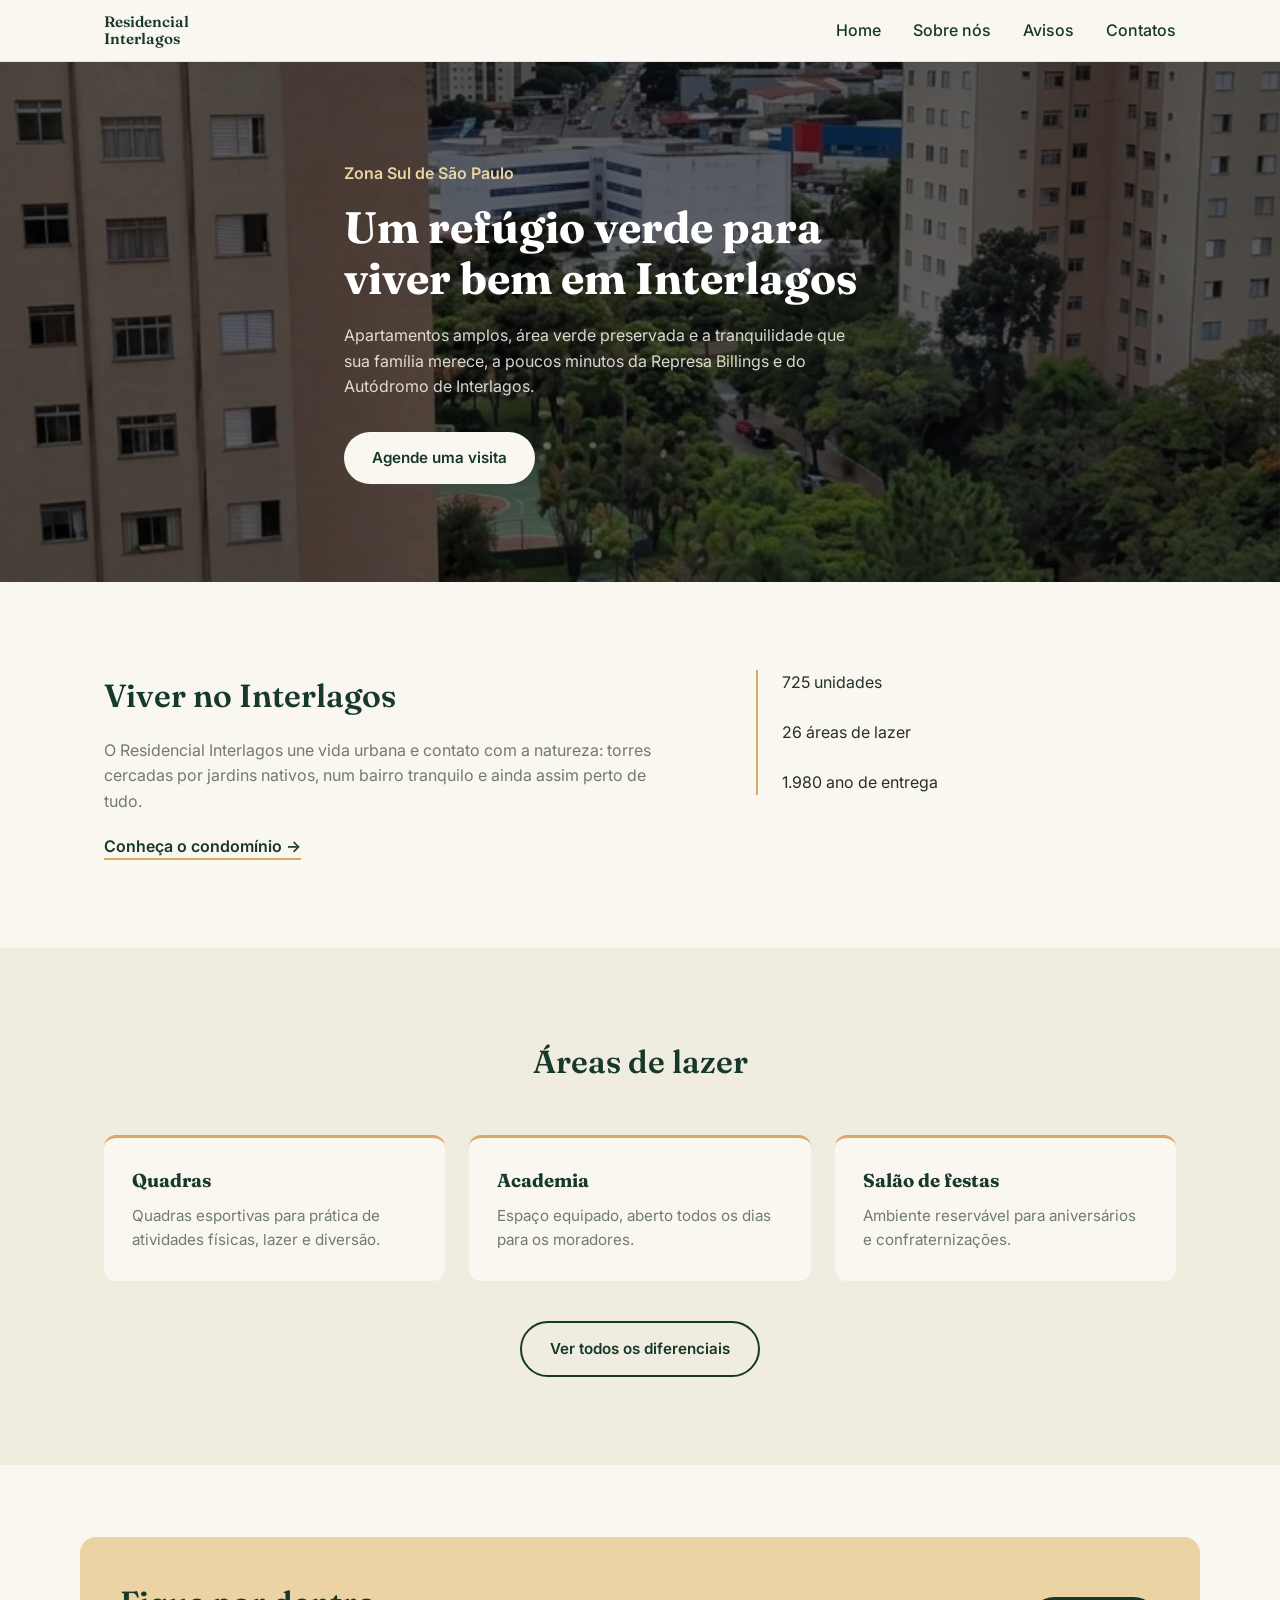
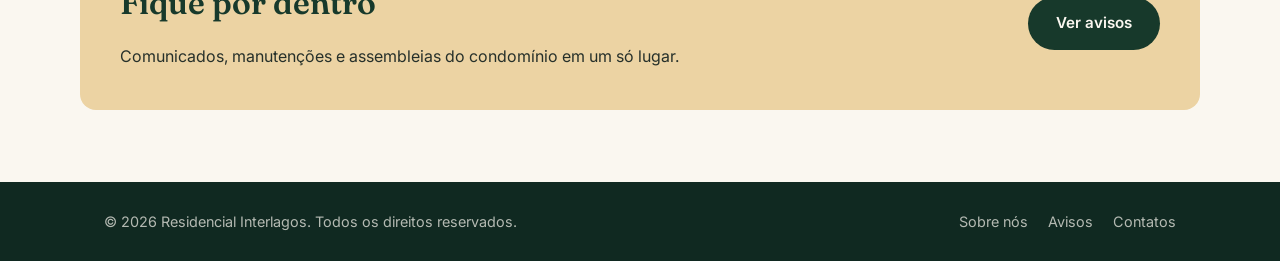
<file: index.html>
<!DOCTYPE html>
<html lang="pt-BR">

<head>
  <meta charset="UTF-8">
  <meta name="viewport" content="width=device-width, initial-scale=1.0">
  <title>Residencial Interlagos</title>
  <link rel="preconnect" href="https://fonts.googleapis.com">
  <link
    href="https://fonts.googleapis.com/css2?family=Fraunces:opsz,wght@9..144,500;9..144,600&family=Inter:wght@400;500;600&display=swap"
    rel="stylesheet">
  <link rel="stylesheet" href="css/base.css">
  <link rel="stylesheet" href="css/home.css">
</head>

<body>
  <!-- ===================== CABEÇALHO ===================== -->
  <header class="cabecalho">
    <div class="container cabecalho__conteudo">
      <a href="index.html" class="cabecalho__logo">
        <span>Residencial<br>Interlagos</span>
      </a>
      <button class="menu-botao" id="botaoMenu" aria-label="Abrir menu">
        <span></span>
        <span></span>
        <span></span>
      </button>
      <nav class="menu-navegacao" id="menuNavegacao">
        <a href="index.html" class="menu-navegacao__link--ativo">Home</a>
        <a href="sobre.html">Sobre nós</a>
        <a href="avisos.html">Avisos</a>
        <a href="contato.html">Contatos</a>
      </nav>
    </div>
  </header>
  <!-- ===================== HERO ===================== -->
  <section class="secao-hero">
    <div class="container secao-hero__conteudo">
      <p class="hero-eyebrow">Zona Sul de São Paulo</p>
      <h1 class="hero-titulo">Um refúgio verde para viver bem em Interlagos</h1>
      <p class="hero-texto">
        Apartamentos amplos, área verde preservada e a tranquilidade que sua família merece,
        a poucos minutos da Represa Billings e do Autódromo de Interlagos.
      </p>
      <a href="contato.html" class="botao botao--claro">Agende uma visita</a>
    </div>
  </section>
  <!-- ===================== RESUMO SOBRE ===================== -->
  <section class="resumo">
    <div class="container resumo__grade">
      <div class="resumo__texto">
        <h2 class="titulo-secao">Viver no Interlagos</h2>
        <p>
          O Residencial Interlagos une vida urbana e contato com a natureza:
          torres cercadas por jardins nativos, num bairro tranquilo e ainda assim perto de tudo.
        </p>
        <a href="sobre.html" class="link-saiba-mais">Conheça o condomínio →</a>
      </div>
      <ul class="resumo__numeros">
        <li>
          <span class="numero">725</span>
          <span class="numero-legenda">unidades</span>
        </li>
        <li>
          <span class="numero">26</span>
          <span class="numero-legenda">áreas de lazer</span>
        </li>
        <li>
          <span class="numero">1.980</span>
          <span class="numero-legenda">ano de entrega</span>
        </li>
      </ul>
    </div>
  </section>
  <!-- ===================== DESTAQUES DE LAZER ===================== -->
  <section class="destaques">
    <div class="container">
      <h2 class="titulo-secao titulo-secao--centro">Áreas de lazer</h2>
      <div class="grade-diferenciais">
        <article class="cartao-diferencial">
          <h3>Quadras</h3>
          <p>Quadras esportivas para prática de atividades físicas, lazer e diversão.</p>
        </article>
        <article class="cartao-diferencial">
          <h3>Academia</h3>
          <p>Espaço equipado, aberto todos os dias para os moradores.</p>
        </article>
        <article class="cartao-diferencial">
          <h3>Salão de festas</h3>
          <p>Ambiente reservável para aniversários e confraternizações.</p>
        </article>
      </div>
      <div class="destaques__rodape">
        <a href="sobre.html" class="botao botao--contorno">Ver todos os diferenciais</a>
      </div>
    </div>
  </section>
  <!-- ===================== CHAMADA PARA AVISOS ===================== -->
  <section class="chamada-avisos">
    <div class="container chamada-avisos__conteudo">
      <div>
        <h2 class="titulo-secao">Fique por dentro</h2>
        <p>Comunicados, manutenções e assembleias do condomínio em um só lugar.</p>
      </div>
      <a href="avisos.html" class="botao botao--escuro">Ver avisos</a>
    </div>
  </section>
  <!-- ===================== RODAPÉ ===================== -->
  <footer class="rodape">
    <div class="container rodape__conteudo">
      <p>&copy; 2026 Residencial Interlagos. Todos os direitos reservados.</p>
      <nav class="rodape__links">
        <a href="sobre.html">Sobre nós</a>
        <a href="avisos.html">Avisos</a>
        <a href="contato.html">Contatos</a>
      </nav>
    </div>
  </footer>
  <script src="js/menu.js"></script>
</body>

</html>
</file>
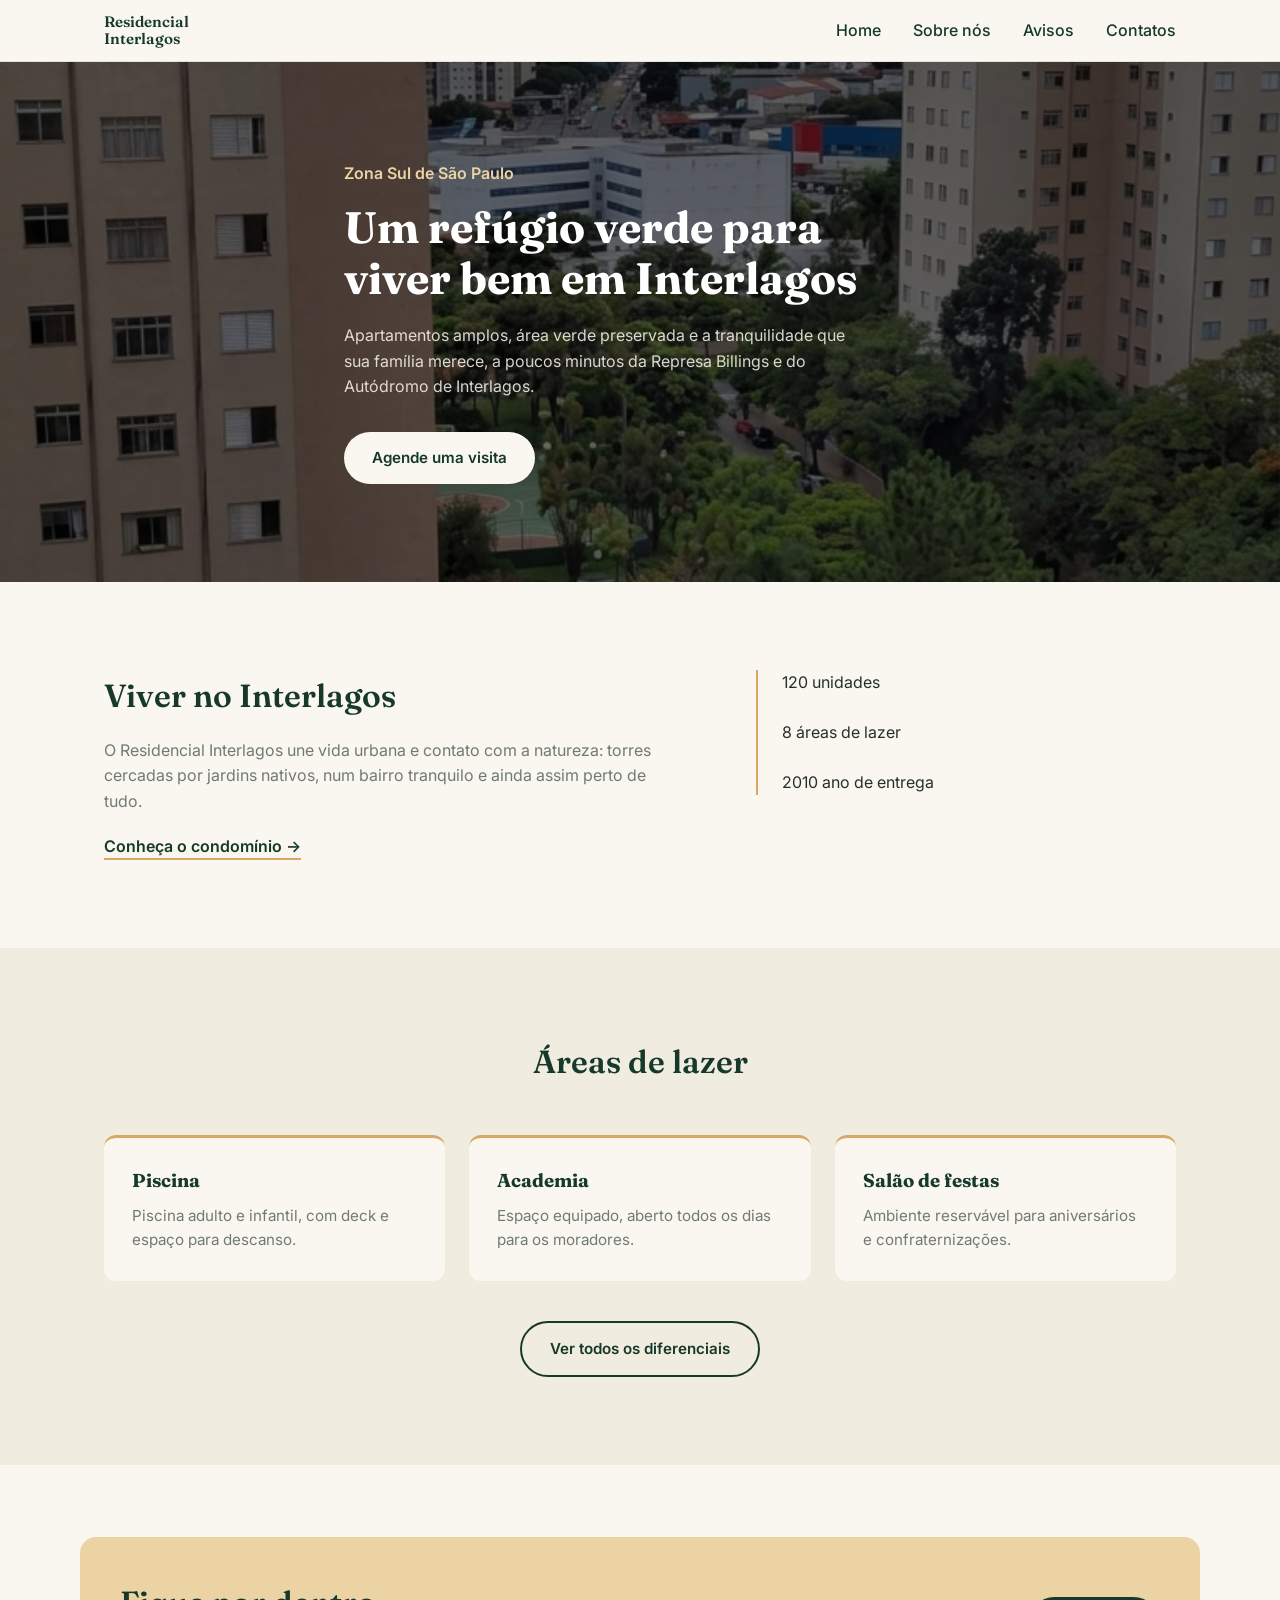
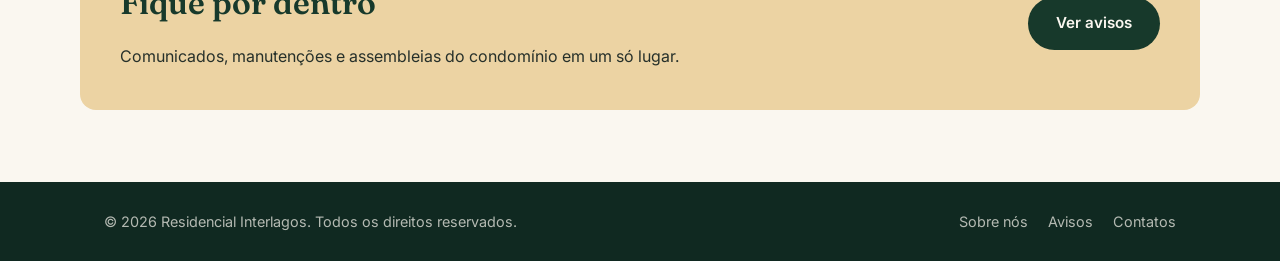
<file: index/index.html>
<!DOCTYPE html>
<html lang="pt-BR">

<head>
  <meta charset="UTF-8">
  <meta name="viewport" content="width=device-width, initial-scale=1.0">
  <title>Residencial Interlagos</title>
  <link rel="preconnect" href="https://fonts.googleapis.com">
  <link
    href="https://fonts.googleapis.com/css2?family=Fraunces:opsz,wght@9..144,500;9..144,600&family=Inter:wght@400;500;600&display=swap"
    rel="stylesheet">
  <link rel="stylesheet" href="../css/base.css">
  <link rel="stylesheet" href="../css/home.css">
</head>

<body>
  <!-- ===================== CABEÇALHO ===================== -->
  <header class="cabecalho">
    <div class="container cabecalho__conteudo">
      <a href="index.html" class="cabecalho__logo">
        <span>Residencial<br>Interlagos</span>
      </a>
      <button class="menu-botao" id="botaoMenu" aria-label="Abrir menu">
        <span></span>
        <span></span>
        <span></span>
      </button>
      <nav class="menu-navegacao" id="menuNavegacao">
        <a href="index.html" class="menu-navegacao__link--ativo">Home</a>
        <a href="sobre.html">Sobre nós</a>
        <a href="avisos.html">Avisos</a>
        <a href="contato.html">Contatos</a>
      </nav>
    </div>
  </header>
  <!-- ===================== HERO ===================== -->
  <section class="secao-hero">
    <div class="container secao-hero__conteudo">
      <p class="hero-eyebrow">Zona Sul de São Paulo</p>
      <h1 class="hero-titulo">Um refúgio verde para viver bem em Interlagos</h1>
      <p class="hero-texto">
        Apartamentos amplos, área verde preservada e a tranquilidade que sua família merece,
        a poucos minutos da Represa Billings e do Autódromo de Interlagos.
      </p>
      <a href="contato.html" class="botao botao--claro">Agende uma visita</a>
    </div>
  </section>
  <!-- ===================== RESUMO SOBRE ===================== -->
  <section class="resumo">
    <div class="container resumo__grade">
      <div class="resumo__texto">
        <h2 class="titulo-secao">Viver no Interlagos</h2>
        <p>
          O Residencial Interlagos une vida urbana e contato com a natureza:
          torres cercadas por jardins nativos, num bairro tranquilo e ainda assim perto de tudo.
        </p>
        <a href="sobre.html" class="link-saiba-mais">Conheça o condomínio →</a>
      </div>
      <ul class="resumo__numeros">
        <li>
          <span class="numero">120</span>
          <span class="numero-legenda">unidades</span>
        </li>
        <li>
          <span class="numero">8</span>
          <span class="numero-legenda">áreas de lazer</span>
        </li>
        <li>
          <span class="numero">2010</span>
          <span class="numero-legenda">ano de entrega</span>
        </li>
      </ul>
    </div>
  </section>
  <!-- ===================== DESTAQUES DE LAZER ===================== -->
  <section class="destaques">
    <div class="container">
      <h2 class="titulo-secao titulo-secao--centro">Áreas de lazer</h2>
      <div class="grade-diferenciais">
        <article class="cartao-diferencial">
          <h3>Piscina</h3>
          <p>Piscina adulto e infantil, com deck e espaço para descanso.</p>
        </article>
        <article class="cartao-diferencial">
          <h3>Academia</h3>
          <p>Espaço equipado, aberto todos os dias para os moradores.</p>
        </article>
        <article class="cartao-diferencial">
          <h3>Salão de festas</h3>
          <p>Ambiente reservável para aniversários e confraternizações.</p>
        </article>
      </div>
      <div class="destaques__rodape">
        <a href="sobre.html" class="botao botao--contorno">Ver todos os diferenciais</a>
      </div>
    </div>
  </section>
  <!-- ===================== CHAMADA PARA AVISOS ===================== -->
  <section class="chamada-avisos">
    <div class="container chamada-avisos__conteudo">
      <div>
        <h2 class="titulo-secao">Fique por dentro</h2>
        <p>Comunicados, manutenções e assembleias do condomínio em um só lugar.</p>
      </div>
      <a href="avisos.html" class="botao botao--escuro">Ver avisos</a>
    </div>
  </section>
  <!-- ===================== RODAPÉ ===================== -->
  <footer class="rodape">
    <div class="container rodape__conteudo">
      <p>&copy; 2026 Residencial Interlagos. Todos os direitos reservados.</p>
      <nav class="rodape__links">
        <a href="sobre.html">Sobre nós</a>
        <a href="avisos.html">Avisos</a>
        <a href="contato.html">Contatos</a>
      </nav>
    </div>
  </footer>
  <script src="../js/menu.js"></script>
</body>

</html>
</file>
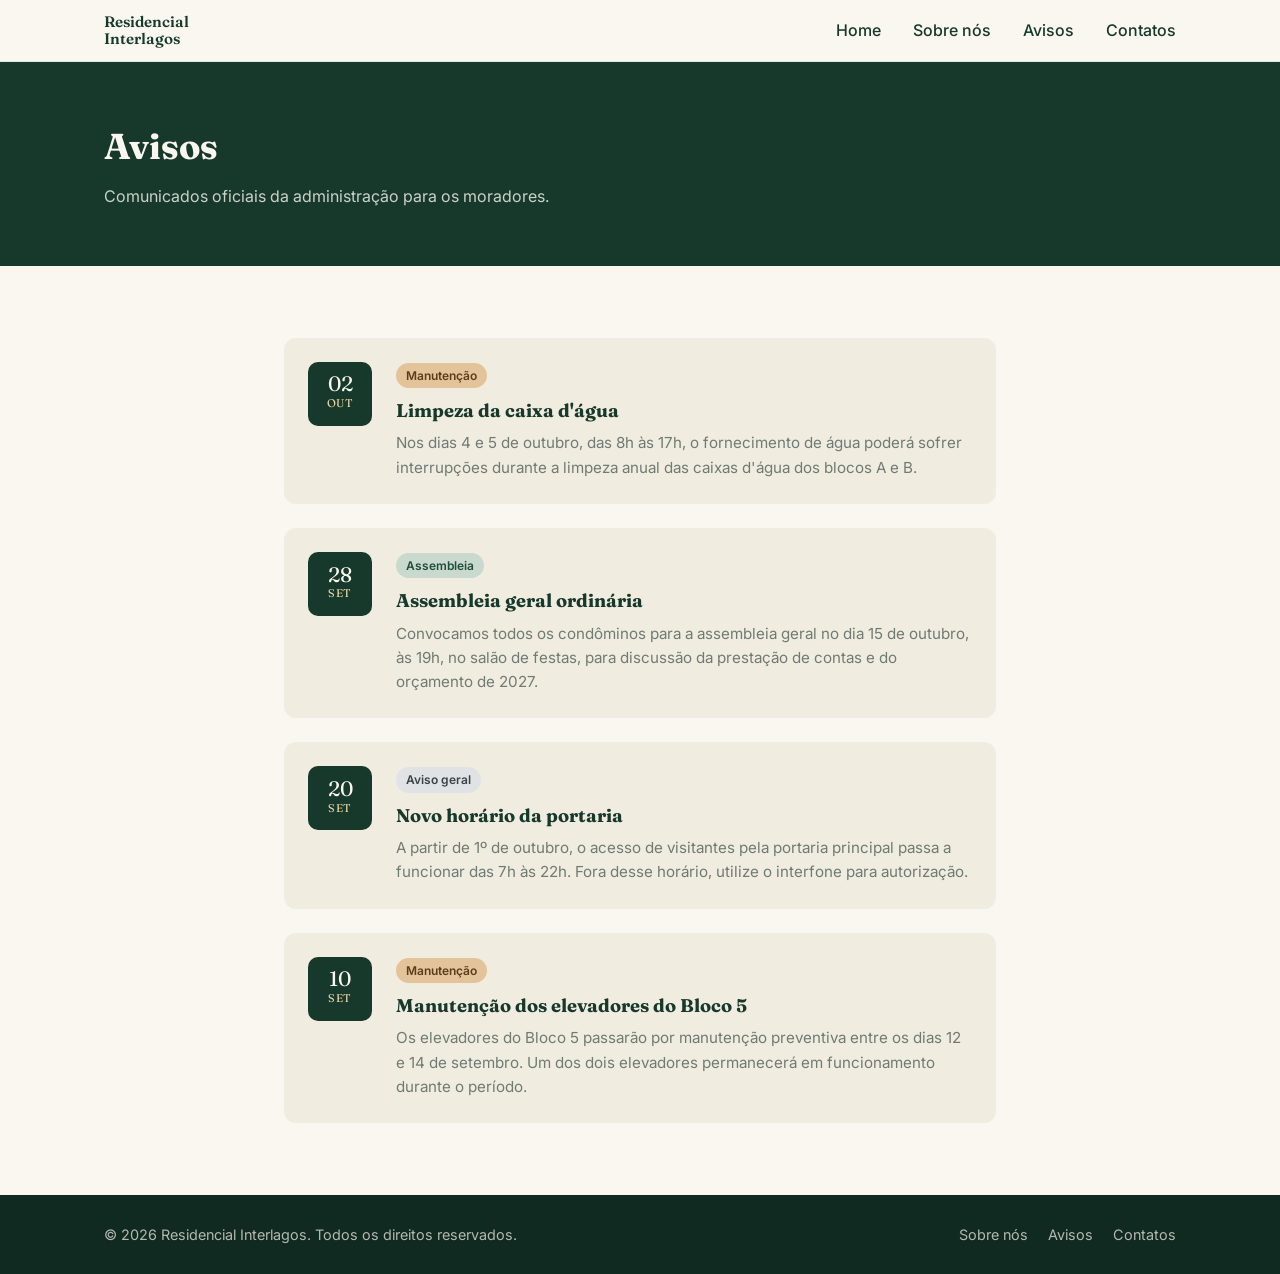
<file: avisos.html>
<!DOCTYPE html>
<html lang="pt-BR">

<head>
  <meta charset="UTF-8">
  <meta name="viewport" content="width=device-width, initial-scale=1.0">
  <title>Avisos | Residencial Interlagos</title>
  <link rel="preconnect" href="https://fonts.googleapis.com">
  <link
    href="https://fonts.googleapis.com/css2?family=Fraunces:opsz,wght@9..144,500;9..144,600&family=Inter:wght@400;500;600&display=swap"
    rel="stylesheet">
  <link rel="stylesheet" href="css/base.css">
  <link rel="stylesheet" href="css/avisos.css">
</head>

<body>
  <!-- ===================== CABEÇALHO ===================== -->
  <header class="cabecalho">
    <div class="container cabecalho__conteudo">
      <a href="index.html" class="cabecalho__logo">
        <span>Residencial<br>Interlagos</span>
      </a>
      <button class="menu-botao" id="botaoMenu" aria-label="Abrir menu">
        <span></span>
        <span></span>
        <span></span>
      </button>
      <nav class="menu-navegacao" id="menuNavegacao">
        <a href="index.html">Home</a>
        <a href="sobre.html">Sobre nós</a>
        <a href="avisos.html" class="menu-navegacao__link--ativo">Avisos</a>
        <a href="contato.html">Contatos</a>
      </nav>
    </div>
  </header>
  <!-- ===================== CABEÇALHO DA PÁGINA ===================== -->
  <section class="cabecalho-pagina">
    <div class="container">
      <h1 class="cabecalho-pagina__titulo">Avisos</h1>
      <p class="cabecalho-pagina__texto">Comunicados oficiais da administração para os moradores.</p>
    </div>
  </section>
  <!-- ===================== LISTA DE AVISOS ===================== -->
  <section class="secao-avisos">
    <div class="container lista-avisos">
      <article class="aviso">
        <div class="aviso__data">
          <span class="aviso__dia">02</span>
          <span class="aviso__mes">OUT</span>
        </div>
        <div class="aviso__conteudo">
          <span class="aviso__categoria aviso__categoria--manutencao">Manutenção</span>
          <h2 class="aviso__titulo">Limpeza da caixa d'água</h2>
          <p class="aviso__texto">
            Nos dias 4 e 5 de outubro, das 8h às 17h, o fornecimento de água poderá sofrer
            interrupções durante a limpeza anual das caixas d'água dos blocos A e B.
          </p>
        </div>
      </article>
      <article class="aviso">
        <div class="aviso__data">
          <span class="aviso__dia">28</span>
          <span class="aviso__mes">SET</span>
        </div>
        <div class="aviso__conteudo">
          <span class="aviso__categoria aviso__categoria--assembleia">Assembleia</span>
          <h2 class="aviso__titulo">Assembleia geral ordinária</h2>
          <p class="aviso__texto">
            Convocamos todos os condôminos para a assembleia geral no dia 15 de outubro, às 19h,
            no salão de festas, para discussão da prestação de contas e do orçamento de 2027.
          </p>
        </div>
      </article>
      <article class="aviso">
        <div class="aviso__data">
          <span class="aviso__dia">20</span>
          <span class="aviso__mes">SET</span>
        </div>
        <div class="aviso__conteudo">
          <span class="aviso__categoria aviso__categoria--geral">Aviso geral</span>
          <h2 class="aviso__titulo">Novo horário da portaria</h2>
          <p class="aviso__texto">
            A partir de 1º de outubro, o acesso de visitantes pela portaria principal passa a
            funcionar das 7h às 22h. Fora desse horário, utilize o interfone para autorização.
          </p>
        </div>
      </article>
      <article class="aviso">
        <div class="aviso__data">
          <span class="aviso__dia">10</span>
          <span class="aviso__mes">SET</span>
        </div>
        <div class="aviso__conteudo">
          <span class="aviso__categoria aviso__categoria--manutencao">Manutenção</span>
          <h2 class="aviso__titulo">Manutenção dos elevadores do Bloco 5</h2>
          <p class="aviso__texto">
            Os elevadores do Bloco 5 passarão por manutenção preventiva entre os dias 12 e 14
            de setembro. Um dos dois elevadores permanecerá em funcionamento durante o período.
          </p>
        </div>
      </article>
    </div>
  </section>
  <!-- ===================== RODAPÉ ===================== -->
  <footer class="rodape">
    <div class="container rodape__conteudo">
      <p>&copy; 2026 Residencial Interlagos. Todos os direitos reservados.</p>
      <nav class="rodape__links">
        <a href="sobre.html">Sobre nós</a>
        <a href="avisos.html">Avisos</a>
        <a href="contato.html">Contatos</a>
      </nav>
    </div>
  </footer>
  <script src="js/menu.js"></script>
</body>

</html>
</file>
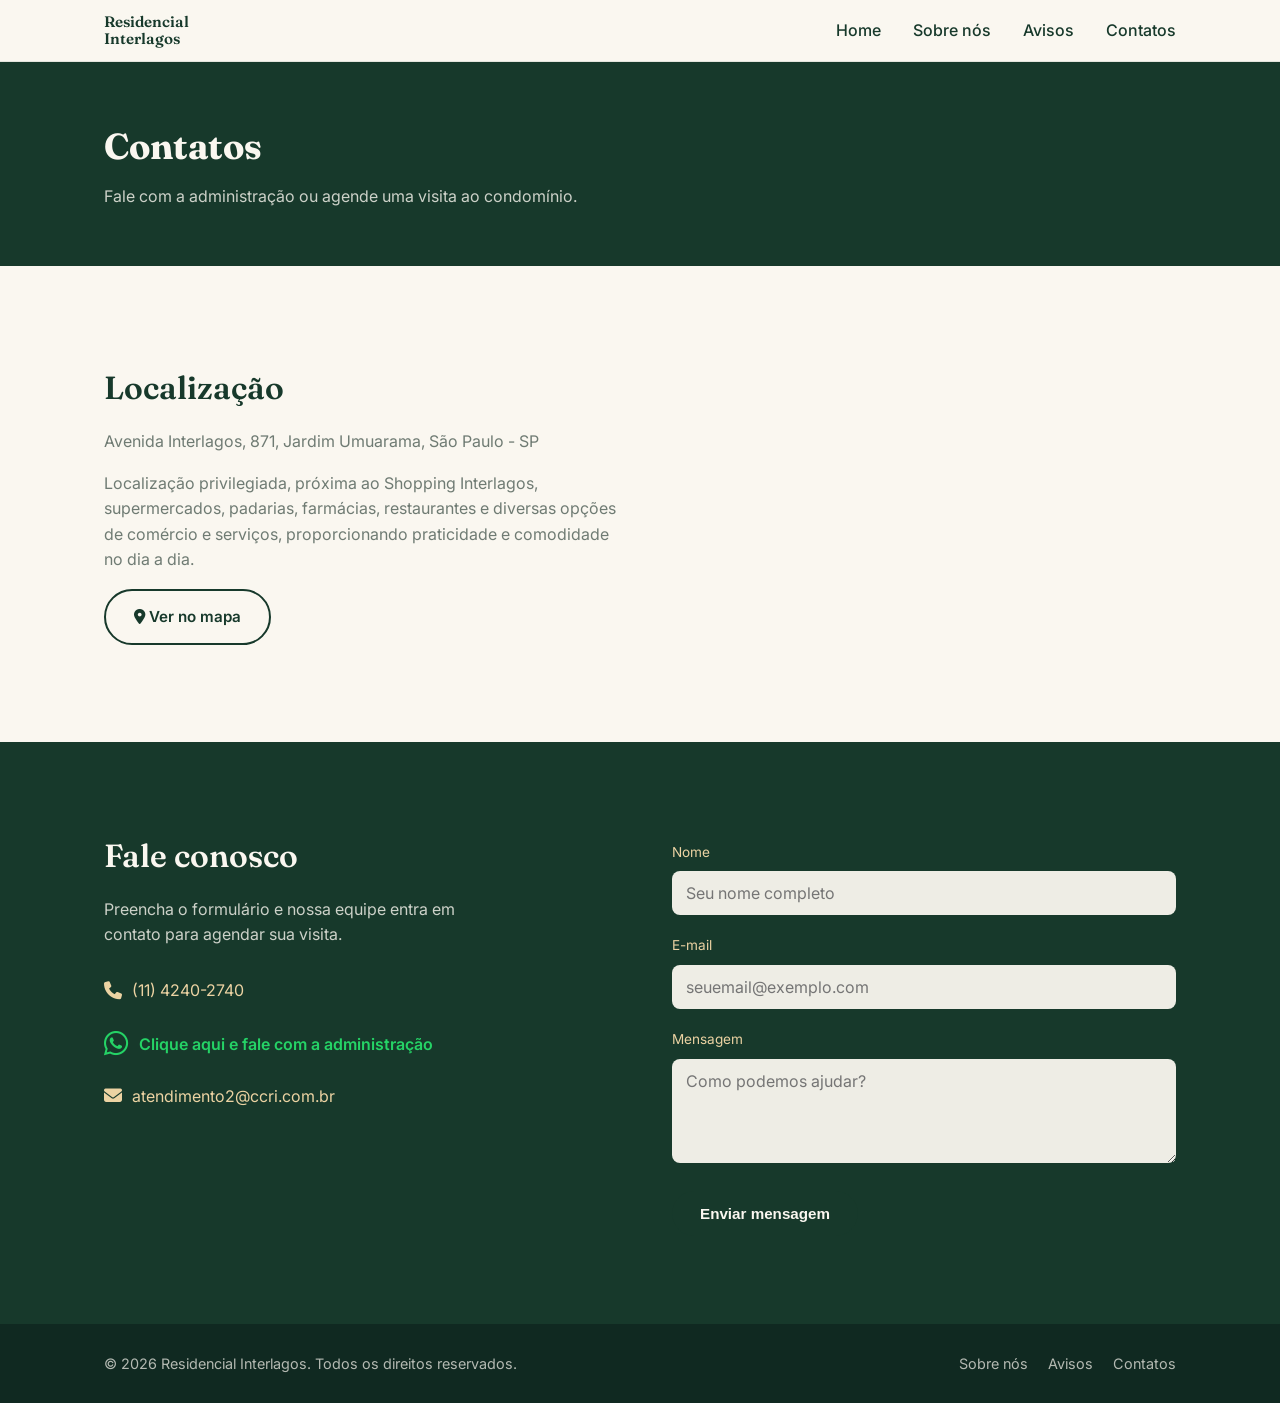
<file: contato.html>
<!DOCTYPE html>
<html lang="pt-BR">

<head>
  <meta charset="UTF-8">
  <meta name="viewport" content="width=device-width, initial-scale=1.0">

  <title>Contatos | Residencial Interlagos</title>

  <!-- Fontes -->
  <link rel="preconnect" href="https://fonts.googleapis.com">
  <link rel="preconnect" href="https://fonts.gstatic.com" crossorigin>

  <link
    href="https://fonts.googleapis.com/css2?family=Fraunces:opsz,wght@9..144,500;9..144,600&family=Inter:wght@400;500;600&display=swap"
    rel="stylesheet"
  >

  <!-- Ícones Font Awesome -->
  <link
    rel="stylesheet"
    href="https://cdnjs.cloudflare.com/ajax/libs/font-awesome/6.5.2/css/all.min.css"
  >

  <!-- CSS do projeto -->
  <link rel="stylesheet" href="css/base.css">
  <link rel="stylesheet" href="css/contato.css">
</head>

<body>

  <!-- CABEÇALHO -->
  <header class="cabecalho">
    <div class="container cabecalho__conteudo">

      <a href="index.html" class="cabecalho__logo">
        <span>Residencial<br>Interlagos</span>
      </a>

      <button
        class="menu-botao"
        id="botaoMenu"
        aria-label="Abrir menu"
        aria-controls="menuNavegacao"
        aria-expanded="false"
        type="button"
      >
        <span></span>
        <span></span>
        <span></span>
      </button>

      <nav class="menu-navegacao" id="menuNavegacao">
        <a href="index.html">Home</a>
        <a href="sobre.html">Sobre nós</a>
        <a href="avisos.html">Avisos</a>
        <a
          href="contato.html"
          class="menu-navegacao__link--ativo"
          aria-current="page"
        >
          Contatos
        </a>
      </nav>

    </div>
  </header>

  <!-- TÍTULO DA PÁGINA -->
  <section class="cabecalho-pagina">
    <div class="container">
      <h1 class="cabecalho-pagina__titulo">Contatos</h1>

      <p class="cabecalho-pagina__texto">
        Fale com a administração ou agende uma visita ao condomínio.
      </p>
    </div>
  </section>

  <!-- LOCALIZAÇÃO -->
  <section class="localizacao" id="localizacao">
    <div class="container localizacao__grade">

      <div class="localizacao__texto">
        <h2 class="titulo-secao">Localização</h2>

        <p>
          Avenida Interlagos, 871, Jardim Umuarama,
          São Paulo - SP
        </p>

        <p>
          Localização privilegiada, próxima ao Shopping
          Interlagos, supermercados, padarias, farmácias,
          restaurantes e diversas opções de comércio e serviços,
          proporcionando praticidade e comodidade no dia a dia.
        </p>

        <a
          class="botao botao--contorno"
          href="https://maps.app.goo.gl/gn6shbawpkp9BLCi8"
          target="_blank"
          rel="noopener noreferrer"
        >
          <i class="fa-solid fa-location-dot" aria-hidden="true"></i>
          Ver no mapa
        </a>
      </div>

      <div class="localizacao__mapa">
        <iframe
          title="Mapa de localização do Residencial Interlagos"
          src="https://maps.google.com/maps?q=Avenida%20Interlagos%2C%20871%2C%20Jardim%20Umuarama%2C%20S%C3%A3o%20Paulo%20SP&output=embed"
          width="100%"
          height="300"
          style="border: 0; border-radius: 12px;"
          allowfullscreen
          loading="lazy"
          referrerpolicy="no-referrer-when-downgrade"
        ></iframe>
      </div>

    </div>
  </section>

  <!-- CONTATO -->
  <section class="contato" id="contato">
    <div class="container contato__grade">

      <div class="contato__texto">

        <h2 class="titulo-secao">Fale conosco</h2>

        <p>
          Preencha o formulário e nossa equipe entra em contato
          para agendar sua visita.
        </p>

        <ul class="contato__lista">

          <!-- TELEFONE -->
          <li>
            <i class="fa-solid fa-phone" aria-hidden="true"></i>

            <a href="tel:+551142402740">
              (11) 4240-2740
            </a>
          </li>

          <!-- WHATSAPP -->
          <li>
            <a
              href="https://wa.me/551142402740?text=Ol%C3%A1%21%20gostaria%20de%20falar%20com%20a%20administra%C3%A7%C3%A3o."
              class="botao-whatsapp"
              target="_blank"
              rel="noopener noreferrer"
              aria-label="Falar com a administração pelo WhatsApp"
            >
              <i class="fa-brands fa-whatsapp" aria-hidden="true"></i>

              <span>
                Clique aqui e fale com a administração
              </span>
            </a>
          </li>

          <!-- E-MAIL -->
          <li>
            <i class="fa-solid fa-envelope" aria-hidden="true"></i>

            <a href="mailto:atendimento2@ccri.com.br">
              atendimento2@ccri.com.br
            </a>
          </li>

        </ul>
      </div>

      <!-- FORMULÁRIO -->
      <form class="formulario-contato">

        <label for="nome">Nome</label>

        <input
          type="text"
          id="nome"
          name="nome"
          placeholder="Seu nome completo"
          autocomplete="name"
          required
        >

        <label for="email">E-mail</label>

        <input
          type="email"
          id="email"
          name="email"
          placeholder="seuemail@exemplo.com"
          autocomplete="email"
          required
        >

        <label for="mensagem">Mensagem</label>

        <textarea
          id="mensagem"
          name="mensagem"
          rows="4"
          placeholder="Como podemos ajudar?"
          required
        ></textarea>

        <button type="submit" class="botao botao--escuro">
          Enviar mensagem
        </button>

      </form>

    </div>
  </section>

  <!-- RODAPÉ -->
  <footer class="rodape">
    <div class="container rodape__conteudo">

      <p>
        &copy; 2026 Residencial Interlagos.
        Todos os direitos reservados.
      </p>

      <nav class="rodape__links" aria-label="Links do rodapé">
        <a href="sobre.html">Sobre nós</a>
        <a href="avisos.html">Avisos</a>
        <a href="contato.html">Contatos</a>
      </nav>

    </div>
  </footer>

  <!-- JAVASCRIPT DO MENU -->
  <script src="js/menu.js"></script>

</body>
</html>
</file>
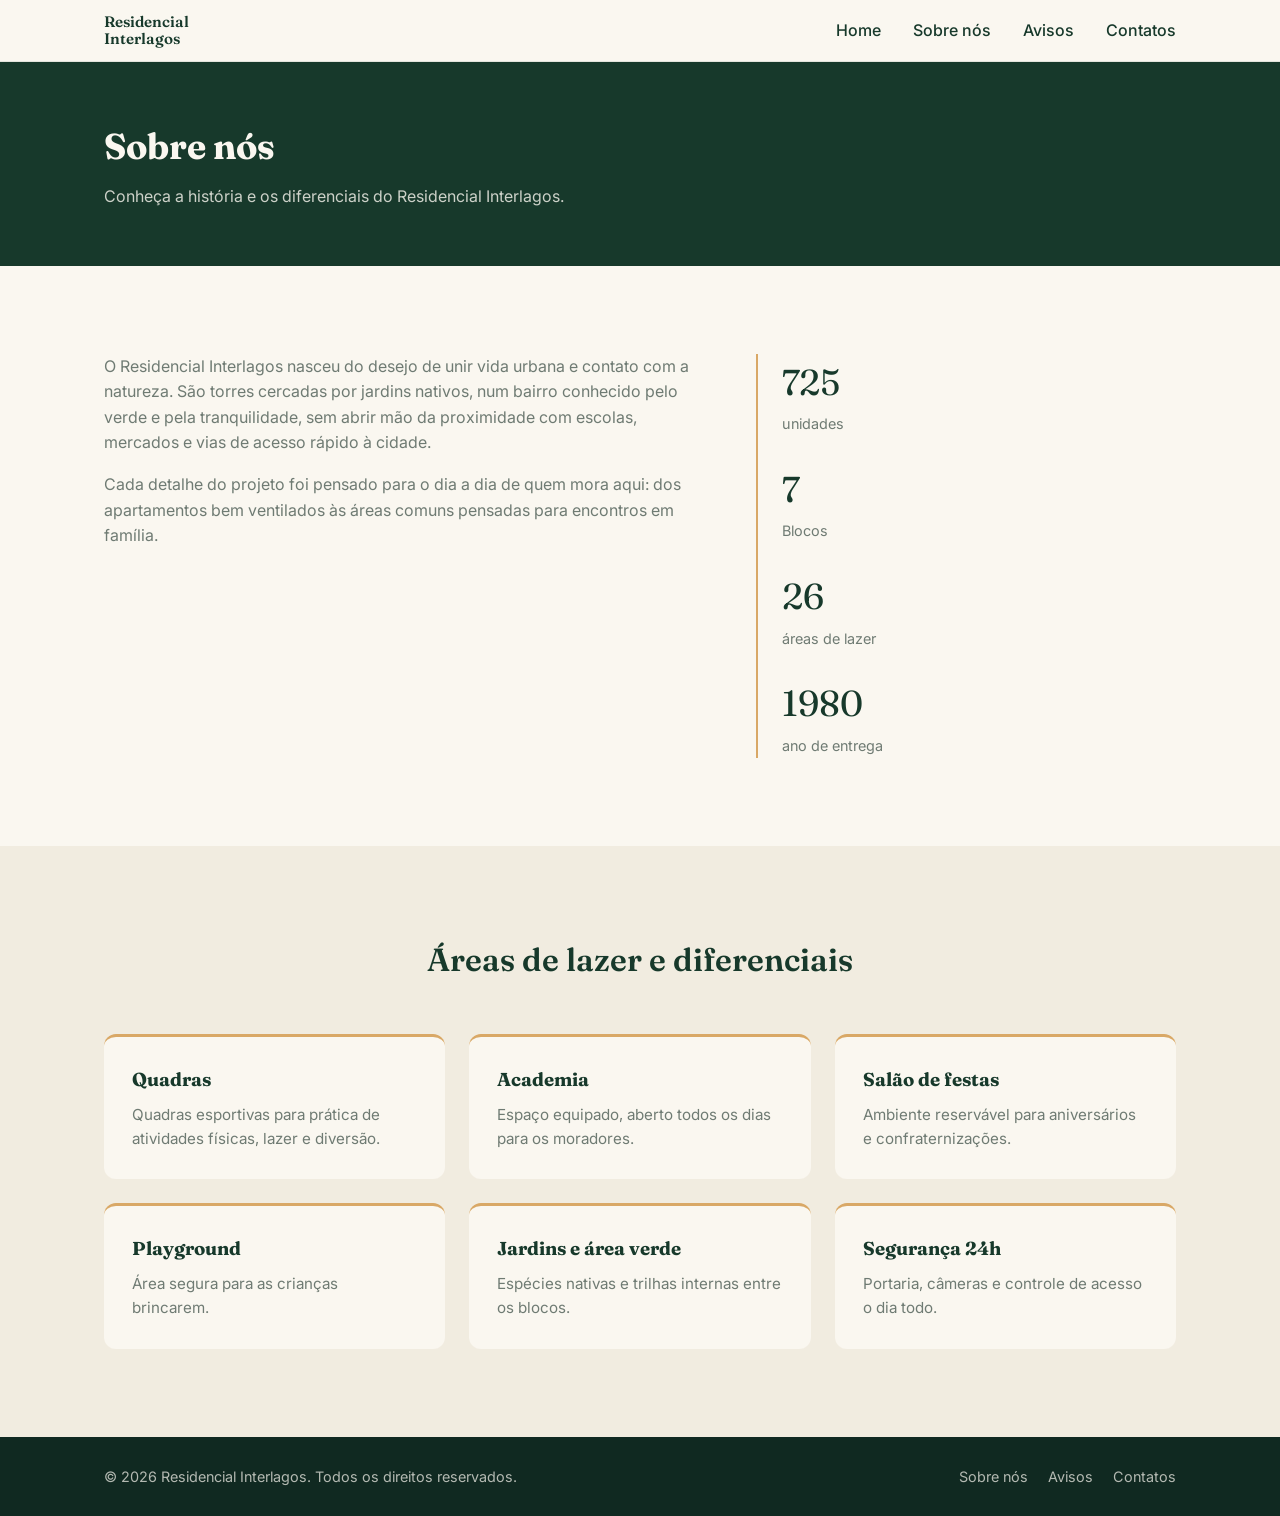
<file: sobre.html>
<!DOCTYPE html>
<html lang="pt-BR">

<head>
  <meta charset="UTF-8">
  <meta name="viewport" content="width=device-width, initial-scale=1.0">
  <title>Sobre nós | Residencial Interlagos</title>
  <link rel="preconnect" href="https://fonts.googleapis.com">
  <link
    href="https://fonts.googleapis.com/css2?family=Fraunces:opsz,wght@9..144,500;9..144,600&family=Inter:wght@400;500;600&display=swap"
    rel="stylesheet">
  <link rel="stylesheet" href="css/base.css">
  <link rel="stylesheet" href="css/sobre.css">
</head>

<body>
  <!-- ===================== CABEÇALHO ===================== -->
  <header class="cabecalho">
    <div class="container cabecalho__conteudo">
      <a href="index.html" class="cabecalho__logo">
        <span>Residencial<br>Interlagos</span>
      </a>
      <button class="menu-botao" id="botaoMenu" aria-label="Abrir menu">
        <span></span>
        <span></span>
        <span></span>
      </button>
      <nav class="menu-navegacao" id="menuNavegacao">
        <a href="index.html">Home</a>
        <a href="sobre.html" class="menu-navegacao__link--ativo">Sobre nós</a>
        <a href="avisos.html">Avisos</a>
        <a href="contato.html">Contatos</a>
      </nav>
    </div>
  </header>
  <!-- ===================== CABEÇALHO DA PÁGINA ===================== -->
  <section class="cabecalho-pagina">
    <div class="container">
      <h1 class="cabecalho-pagina__titulo">Sobre nós</h1>
      <p class="cabecalho-pagina__texto">Conheça a história e os diferenciais do Residencial Interlagos.</p>
    </div>
  </section>
  <!-- ===================== SOBRE O CONDOMÍNIO ===================== -->
  <section class="sobre">
    <div class="container sobre__grade">
      <div class="sobre__texto">
        <p>
          O Residencial Interlagos nasceu do desejo de unir vida urbana e contato com a natureza.
          São torres cercadas por jardins nativos, num bairro conhecido pelo verde e pela tranquilidade,
          sem abrir mão da proximidade com escolas, mercados e vias de acesso rápido à cidade.
        </p>
        <p>
          Cada detalhe do projeto foi pensado para o dia a dia de quem mora aqui: dos apartamentos
          bem ventilados às áreas comuns pensadas para encontros em família.
        </p>
      </div>
      <ul class="sobre__numeros">
        <li>
          <span class="numero">725</span>
          <span class="numero-legenda">unidades</span>
        </li>
        <li>
          <span class="numero">7</span>
          <span class="numero-legenda">Blocos</span>
        </li>
        <li>
          <span class="numero">26</span>
          <span class="numero-legenda">áreas de lazer</span>
        </li>
        <li>
          <span class="numero">1980</span>
          <span class="numero-legenda">ano de entrega</span>
        </li>
      </ul>
    </div>
  </section>
  <!-- ===================== DIFERENCIAIS ===================== -->
  <section class="diferenciais" id="diferenciais">
    <div class="container">
      <h2 class="titulo-secao titulo-secao--centro">Áreas de lazer e diferenciais</h2>
      <div class="grade-diferenciais">
        <article class="cartao-diferencial">
          <h3>Quadras</h3>
          <p>Quadras esportivas para prática de atividades físicas, lazer e diversão.</p>
        </article>
        <article class="cartao-diferencial">
          <h3>Academia</h3>
          <p>Espaço equipado, aberto todos os dias para os moradores.</p>
        </article>
        <article class="cartao-diferencial">
          <h3>Salão de festas</h3>
          <p>Ambiente reservável para aniversários e confraternizações.</p>
        </article>
        <article class="cartao-diferencial">
          <h3>Playground</h3>
          <p>Área segura para as crianças brincarem.</p>
        </article>
        <article class="cartao-diferencial">
          <h3>Jardins e área verde</h3>
          <p>Espécies nativas e trilhas internas entre os blocos.</p>
        </article>
        <article class="cartao-diferencial">
          <h3>Segurança 24h</h3>
          <p>Portaria, câmeras e controle de acesso o dia todo.</p>
        </article>
      </div>
    </div>
  </section>
  <!-- ===================== RODAPÉ ===================== -->
  <footer class="rodape">
    <div class="container rodape__conteudo">
      <p>&copy; 2026 Residencial Interlagos. Todos os direitos reservados.</p>
      <nav class="rodape__links">
        <a href="sobre.html">Sobre nós</a>
        <a href="avisos.html">Avisos</a>
        <a href="contato.html">Contatos</a>
      </nav>
    </div>
  </footer>
  <script src="js/menu.js"></script>
</body>

</html>
</file>
<file: css/base.css>
:root {
  --cor-verde-escuro: #17392b;
  --cor-verde: #1f4d3c;
  --cor-dourado: #d9a866;
  --cor-dourado-claro: #ecd3a3;
  --cor-creme: #faf7f0;
  --cor-texto: #26302a;
  --cor-texto-claro: #6f7b73;
 
  --fonte-titulo: "Fraunces", serif;
  --fonte-texto: "Inter", sans-serif;
 
  --largura-maxima: 1120px;
}
 
/* ---- reset básico ---- */
* {
  margin: 0;
  padding: 0;
  box-sizing: border-box;
}
 
body {
  font-family: var(--fonte-texto);
  color: var(--cor-texto);
  line-height: 1.6;
  background-color: var(--cor-creme);
}
 
a {
  text-decoration: none;
  color: inherit;
}
 
ul {
  list-style: none;
}
 
.container {
  width: 100%;
  max-width: var(--largura-maxima);
  margin: 0 auto;
  padding: 0 24px;
}
 
.titulo-secao {
  font-family: var(--fonte-titulo);
  font-weight: 600;
  font-size: 2rem;
  color: var(--cor-verde-escuro);
  margin-bottom: 16px;
}
 
.titulo-secao--centro {
  text-align: center;
  margin-left: auto;
  margin-right: auto;
}
 
/* ---- botões reutilizáveis ---- */
.botao {
  display: inline-block;
  padding: 14px 28px;
  border-radius: 999px;
  font-weight: 600;
  font-size: 0.95rem;
  transition: transform 0.15s ease, background-color 0.15s ease;
}
 
.botao:hover {
  transform: translateY(-2px);
}
 
.botao--claro {
  background-color: var(--cor-creme);
  color: var(--cor-verde-escuro);
}
 
.botao--escuro {
  background-color: var(--cor-verde-escuro);
  color: var(--cor-creme);
  border: none;
  cursor: pointer;
}
 
.botao--contorno {
  border: 2px solid var(--cor-verde-escuro);
  color: var(--cor-verde-escuro);
}
 
/* =========================================================
   CABEÇALHO (topo, presente em todas as páginas)
   ========================================================= */
.cabecalho {
  position: sticky;
  top: 0;
  background-color: var(--cor-creme);
  border-bottom: 1px solid rgba(23, 57, 43, 0.1);
  z-index: 10;
}
 
.cabecalho__conteudo {
  display: flex;
  align-items: center;
  justify-content: space-between;
  padding-top: 14px;
  padding-bottom: 14px;
}
 
.cabecalho__logo {
  display: flex;
  align-items: center;
  gap: 10px;
  font-family: var(--fonte-titulo);
  font-weight: 600;
  color: var(--cor-verde-escuro);
  line-height: 1.1;
  font-size: 0.95rem;
}
 
.cabecalho__logo img {
  width: 40px;
}
 
.menu-navegacao {
  display: flex;
  gap: 32px;
  font-weight: 500;
}
 
.menu-navegacao a {
  color: var(--cor-verde-escuro);
  position: relative;
}
 
.menu-navegacao a::after {
  content: "";
  position: absolute;
  left: 0;
  bottom: -4px;
  width: 0;
  height: 2px;
  background-color: var(--cor-dourado);
  transition: width 0.2s ease;
}
 
.menu-navegacao a:hover::after {
  width: 100%;
}
 
.menu-navegacao__link--ativo {
  color: var(--cor-dourado);
}
 
.menu-navegacao__link--ativo::after {
  width: 100%;
  background-color: var(--cor-dourado);
}
 
/* botão "sanduíche" — só aparece no celular */
.menu-botao {
  display: none;
  flex-direction: column;
  justify-content: space-between;
  width: 26px;
  height: 18px;
  background: none;
  border: none;
  cursor: pointer;
}
 
.menu-botao span {
  display: block;
  height: 2px;
  background-color: var(--cor-verde-escuro);
}
 
/* =========================================================
   CABEÇALHO DE PÁGINA INTERNA (usado em Sobre, Avisos, Contatos)
   ========================================================= */
.cabecalho-pagina {
  background-color: var(--cor-verde-escuro);
  color: var(--cor-creme);
  padding: 56px 0;
}
 
.cabecalho-pagina__titulo {
  font-family: var(--fonte-titulo);
  font-size: 2.25rem;
}
 
.cabecalho-pagina__texto {
  color: rgba(250, 247, 240, 0.8);
  margin-top: 8px;
}
 
/* =========================================================
   CARTÃO DE DIFERENCIAL
   Usado na Home (prévia) e na página Sobre nós (lista completa)
   ========================================================= */
.grade-diferenciais {
  margin-top: 48px;
  display: grid;
  grid-template-columns: repeat(3, 1fr);
  gap: 24px;
}
 
.cartao-diferencial {
  background-color: var(--cor-creme);
  border-radius: 12px;
  padding: 28px;
  border-top: 3px solid var(--cor-dourado);
}
 
.cartao-diferencial h3 {
  font-family: var(--fonte-titulo);
  color: var(--cor-verde-escuro);
  margin-bottom: 8px;
}
 
.cartao-diferencial p {
  color: var(--cor-texto-claro);
  font-size: 0.95rem;
}
 
/* =========================================================
   RODAPÉ (presente em todas as páginas)
   ========================================================= */
.rodape {
  background-color: #102921;
  color: rgba(250, 247, 240, 0.7);
  padding: 28px 0;
  font-size: 0.9rem;
}
 
.rodape__conteudo {
  display: flex;
  justify-content: space-between;
  align-items: center;
  flex-wrap: wrap;
  gap: 12px;
}
 
.rodape__links {
  display: flex;
  gap: 20px;
}
 
/* =========================================================
   RESPONSIVO — telas menores que 860px
   (só os elementos que pertencem a este arquivo: menu e cartões)
   ========================================================= */
@media (max-width: 860px) {
  .menu-botao {
    display: flex;
  }
 
  .menu-navegacao {
    position: absolute;
    top: 100%;
    left: 0;
    right: 0;
    background-color: var(--cor-creme);
    flex-direction: column;
    align-items: center;
    gap: 0;
    max-height: 0;
    overflow: hidden;
    transition: max-height 0.25s ease;
  }
 
  .menu-navegacao a {
    padding: 14px;
    width: 100%;
    text-align: center;
  }
 
  .menu-navegacao--aberto {
    max-height: 260px;
    border-bottom: 1px solid rgba(23, 57, 43, 0.1);
  }
 
  .grade-diferenciais {
    grid-template-columns: repeat(2, 1fr);
  }
}
 
@media (max-width: 540px) {
  .grade-diferenciais {
    grid-template-columns: 1fr;
  }
}
</file>
<file: css/home.css>
/* ---- hero (banner de abertura) ---- */
.secao-hero {
  background-image:
    linear-gradient(
      rgba(0, 0, 0, 0.5),
      rgba(0, 0, 0, 0.5)
    ),
    url("../img/banner.jpg");

  background-size: cover;
  background-position: center;
  background-repeat: no-repeat;

  min-height: 520px;
  display: flex;
  align-items: center;
  color: #ffffff;
}

.secao-hero__conteudo {
  max-width: 640px;
}
 
.hero-eyebrow {
  color: var(--cor-dourado-claro);
  font-weight: 600;
  margin-bottom: 16px;
}
 
.hero-titulo {
  font-family: var(--fonte-titulo);
  font-size: 2.75rem;
  line-height: 1.15;
  margin-bottom: 20px;
}
 
.hero-texto {
  color: rgba(250, 247, 240, 0.85);
  margin-bottom: 32px;
  max-width: 52ch;
}
 
/* ---- resumo sobre o condomínio ---- */
.resumo {
  padding: 88px 0;
}
 
.resumo__grade {
  display: grid;
  grid-template-columns: 1.4fr 1fr;
  gap: 64px;
  align-items: start;
}
 
.resumo__texto p {
  color: var(--cor-texto-claro);
  margin: 16px 0 20px;
  max-width: 55ch;
}
 
.link-saiba-mais {
  font-weight: 600;
  color: var(--cor-verde-escuro);
  border-bottom: 2px solid var(--cor-dourado);
  padding-bottom: 2px;
}
 
.resumo__numeros {
  display: flex;
  flex-direction: column;
  gap: 24px;
  border-left: 2px solid var(--cor-dourado);
  padding-left: 24px;
}
 
/* ---- prévia da área de lazer ---- */
.destaques {
  background-color: #f1ece0;
  padding: 88px 0;
}
 
.destaques__rodape {
  margin-top: 40px;
  text-align: center;
}
 
/* ---- chamada para a página de Avisos ---- */
.chamada-avisos {
  padding: 72px 0;
}
 
.chamada-avisos__conteudo {
  display: flex;
  align-items: center;
  justify-content: space-between;
  gap: 24px;
  flex-wrap: wrap;
  background-color: var(--cor-dourado-claro);
  border-radius: 16px;
  padding: 40px;
}
 
.chamada-avisos__conteudo p {
  color: var(--cor-texto);
  margin-top: 4px;
}
 
/* ---- responsivo ---- */
@media (max-width: 860px) {
  .resumo__grade {
    grid-template-columns: 1fr;
  }
 
  .hero-titulo {
    font-size: 2.1rem;
  }
 
  .chamada-avisos__conteudo {
    flex-direction: column;
    text-align: center;
  }
}
</file>
<file: css/avisos.css>
.secao-avisos {
  padding: 72px 0;
}
 
.lista-avisos {
  display: flex;
  flex-direction: column;
  gap: 24px;
  max-width: 760px;
}
 
.aviso {
  display: flex;
  gap: 24px;
  padding: 24px;
  background-color: #f1ece0;
  border-radius: 12px;
}
 
.aviso__data {
  flex-shrink: 0;
  width: 64px;
  height: 64px;
  border-radius: 10px;
  background-color: var(--cor-verde-escuro);
  color: var(--cor-creme);
  display: flex;
  flex-direction: column;
  align-items: center;
  justify-content: center;
  font-family: var(--fonte-titulo);
}
 
.aviso__dia {
  font-size: 1.3rem;
  line-height: 1;
}
 
.aviso__mes {
  font-size: 0.7rem;
  letter-spacing: 0.05em;
  color: var(--cor-dourado-claro);
}
 
.aviso__categoria {
  display: inline-block;
  font-size: 0.75rem;
  font-weight: 600;
  padding: 3px 10px;
  border-radius: 999px;
  margin-bottom: 8px;
}
 
.aviso__categoria--manutencao {
  background-color: #e3c39a;
  color: #5a3d1c;
}
 
.aviso__categoria--assembleia {
  background-color: #c9d9cd;
  color: #1f4d3c;
}
 
.aviso__categoria--geral {
  background-color: #dfe3e6;
  color: #3a4247;
}
 
.aviso__titulo {
  font-family: var(--fonte-titulo);
  color: var(--cor-verde-escuro);
  font-size: 1.15rem;
  margin-bottom: 6px;
}
 
.aviso__texto {
  color: var(--cor-texto-claro);
  font-size: 0.95rem;
}
 
/* ---- responsivo ---- */
@media (max-width: 860px) {
  .aviso {
    flex-direction: column;
  }
 
  .aviso__data {
    flex-direction: row;
    gap: 6px;
    width: fit-content;
    padding: 4px 12px;
  }
}
</file>
<file: css/contato.css>
/* ---- LOCALIZAÇÃO ---- */
.localizacao {
  padding: 88px 0;
}

.localizacao__grade {
  display: grid;
  grid-template-columns: 1fr 1fr;
  gap: 48px;
  align-items: center;
}

.localizacao__texto p {
  color: var(--cor-texto-claro);
  margin-bottom: 16px;
}

.localizacao__mapa {
  min-width: 0;
}

.localizacao__mapa iframe {
  display: block;
  width: 100%;
  max-width: 100%;
}

/* ---- CONTATO ---- */
.contato {
  background-color: var(--cor-verde-escuro);
  color: var(--cor-creme);
  padding: 88px 0;
}

.contato .titulo-secao {
  color: var(--cor-creme);
}

.contato__grade {
  display: grid;
  grid-template-columns: 1fr 1fr;
  gap: 64px;
}

.contato__texto p {
  color: rgba(250, 247, 240, 0.8);
  margin-bottom: 24px;
  max-width: 40ch;
}

/* ---- LISTA DE CONTATOS ---- */
.contato__lista {
  list-style: none;
  padding: 0;
  margin: 24px 0 0;

  display: flex;
  flex-direction: column;
  align-items: flex-start;
  gap: 14px;
}

.contato__lista li {
  display: flex;
  align-items: center;
  flex-wrap: wrap;
  gap: 10px;

  padding: 6px 0;
  color: var(--cor-dourado-claro);
  overflow-wrap: anywhere;
}

.contato__lista > li > i {
  font-size: 18px;
  flex-shrink: 0;
}

.contato__lista li > a:not(.botao-whatsapp) {
  color: inherit;
  text-decoration: none;
}

.contato__lista li > a:not(.botao-whatsapp):hover {
  text-decoration: underline;
}

/* ---- WHATSAPP ---- */
.contato__lista a.botao-whatsapp {
  display: inline-flex;
  align-items: center;
  gap: 10px;

  max-width: 100%;
  color: #25D366 !important;
  text-decoration: none;
  font-weight: 600;
  line-height: 1.5;

  transition: color 0.2s ease;
}

.contato__lista a.botao-whatsapp i {
  display: inline-block;
  font-family: "Font Awesome 6 Brands";
  font-size: 28px;
  line-height: 1;

  color: #25D366;
  flex-shrink: 0;
}

.contato__lista a.botao-whatsapp span {
  overflow-wrap: anywhere;
}

.contato__lista a.botao-whatsapp:hover,
.contato__lista a.botao-whatsapp:hover i {
  color: #128C7E !important;
}

.contato__lista a.botao-whatsapp:focus-visible {
  outline: 2px solid #25D366;
  outline-offset: 4px;
  border-radius: 4px;
}

/* ---- FORMULÁRIO ---- */
.formulario-contato {
  display: flex;
  flex-direction: column;
  gap: 8px;
  min-width: 0;
}

.formulario-contato label {
  font-size: 0.85rem;
  color: var(--cor-dourado-claro);
  margin-top: 12px;
}

.formulario-contato input,
.formulario-contato textarea {
  width: 100%;
  box-sizing: border-box;

  padding: 12px 14px;
  border-radius: 8px;
  border: none;

  font-family: var(--fonte-texto);
  font-size: 1rem;

  background-color: rgba(250, 247, 240, 0.95);
  color: #222;
}

.formulario-contato input:focus,
.formulario-contato textarea:focus {
  outline: 2px solid var(--cor-dourado-claro);
  outline-offset: 2px;
}

.formulario-contato textarea {
  resize: vertical;
}

.formulario-contato button {
  margin-top: 20px;
  align-self: flex-start;
  cursor: pointer;
}

/* ---- RESPONSIVIDADE ---- */
@media (max-width: 860px) {
  .localizacao__grade,
  .contato__grade {
    grid-template-columns: 1fr;
  }

  .contato__grade {
    gap: 40px;
  }

  .localizacao,
  .contato {
    padding: 56px 0;
  }
}

@media (max-width: 480px) {
  .contato__lista a.botao-whatsapp {
    align-items: flex-start;
    gap: 8px;
  }

  .contato__lista a.botao-whatsapp i {
    font-size: 25px;
  }

  .formulario-contato button {
    align-self: stretch;
  }
}
</file>
<file: css/sobre.css>
.sobre {
  padding: 88px 0;
}
 
.sobre__grade {
  display: grid;
  grid-template-columns: 1.4fr 1fr;
  gap: 64px;
  align-items: start;
}
 
.sobre__texto p {
  color: var(--cor-texto-claro);
  margin-bottom: 16px;
  max-width: 60ch;
}
 
.sobre__numeros {
  display: flex;
  flex-direction: column;
  gap: 24px;
  border-left: 2px solid var(--cor-dourado);
  padding-left: 24px;
}
 
.numero {
  display: block;
  font-family: var(--fonte-titulo);
  font-size: 2.25rem;
  color: var(--cor-verde-escuro);
}
 
.numero-legenda {
  color: var(--cor-texto-claro);
  font-size: 0.9rem;
}
 
.diferenciais {
  background-color: #f1ece0;
  padding: 88px 0;
}
 
/* ---- responsivo ---- */
@media (max-width: 860px) {
  .sobre__grade {
    grid-template-columns: 1fr;
  }
}
</file>
